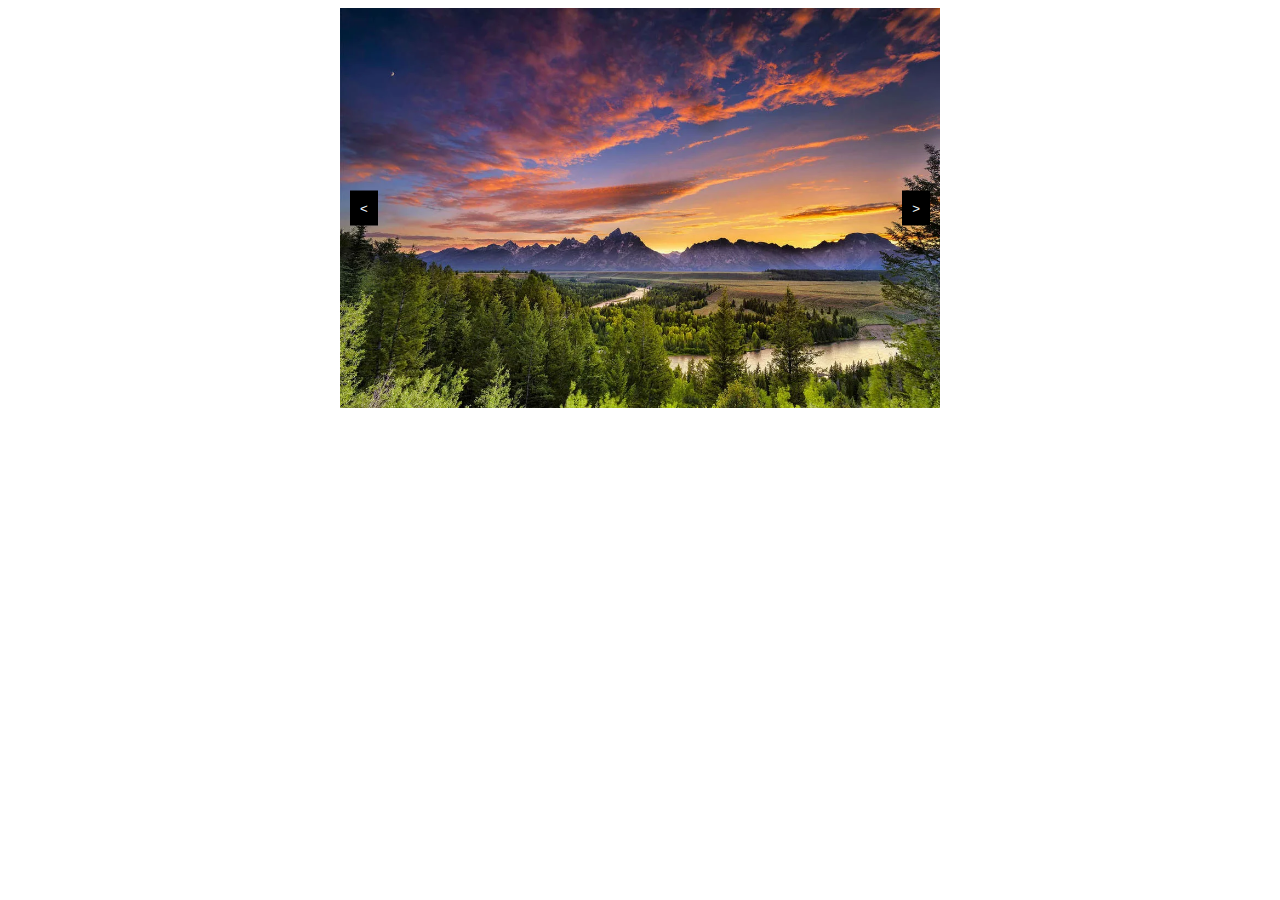
<file: slide/index.html>
<!DOCTYPE html>
<html lang="ru">
<head>
    <meta charset="UTF-8">
    <meta name="viewport" content="width=device-width, initial-scale=1.0">
    <link rel="stylesheet" href="assets/css/style.css">
    <script src="assets/js/main.js"></script>

    <title>Слайдер</title>
</head>
<body>
    <div class="slider">
        <div class="slides">
            <img src="assets/img/image1.jpg" alt="Image 1" class="slide active">
            <img src="assets/img/image2.jpg" alt="Image 2" class="slide">
            <img src="assets/img/image3.jpg" alt="Image 3" class="slide">
        </div>
        <button id="prev" class="nav-btn"><</button>
        <button id="next" class="nav-btn">></button>
    </div>

    
</body>
</html>
</file>
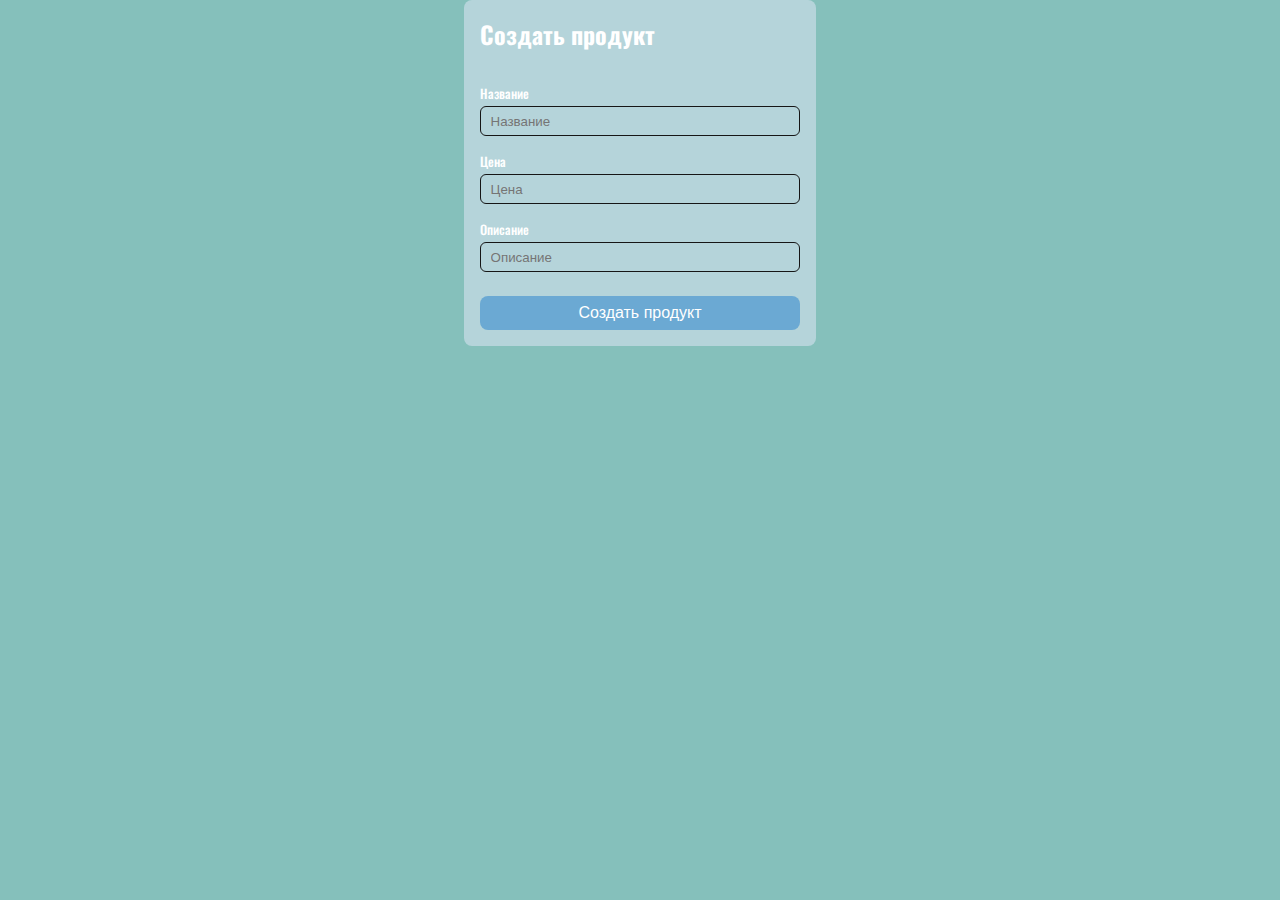
<file: sm5/index.html>
<!DOCTYPE html>
<html lang="ru">

<head>
  <meta charset="UTF-8">
  <meta name="viewport" content="width=device-width, initial-scale=1.0">
  <link rel="stylesheet" href="./assets/css/style.css">
  <title>5</title>
</head>

<body>
  <div class="container">
    <form id="#productForm" onsubmit="createProduct(event)">
      <h2>Создать продукт</h2>
      <div class="input_container">
        <label>Название</label>
        <input type="text" name="title" placeholder="Название">
      </div>
      <div class="input_container">
        <label>Цена</label>
        <input type="text" name="price" placeholder="Цена">
      </div>
      <div class="input_container">
        <label>Описание</label>
        <input type="text" name="description" placeholder="Описание">
      </div>
      <button type="submit">
        Создать продукт
      </button>
    </form>
  </div>
  <script>
    const productForm = document.getElementById('#productForm');
    async function createProduct(event) {
      event.preventDefault();
      console.log('Preparing data...');
      try {
        const call = await fetch('https://fakestoreapi.com/products/', {
          method: "POST",
          body: JSON.stringify(
            {
              title: productForm[name="title"].value,
              price: productForm[name="price"].value,
              description: productForm[name="description"].value,
              image: 'https://i.pravatar.cc',
              category: 'electronic'
            }
          )
        });
        const response = await call.json();
      } catch(error) {
        alert('🚨 Ошибка: ', error);
        return;
      }
      console.log(await response);
    }



  </script>
</body>

</html>
</file>
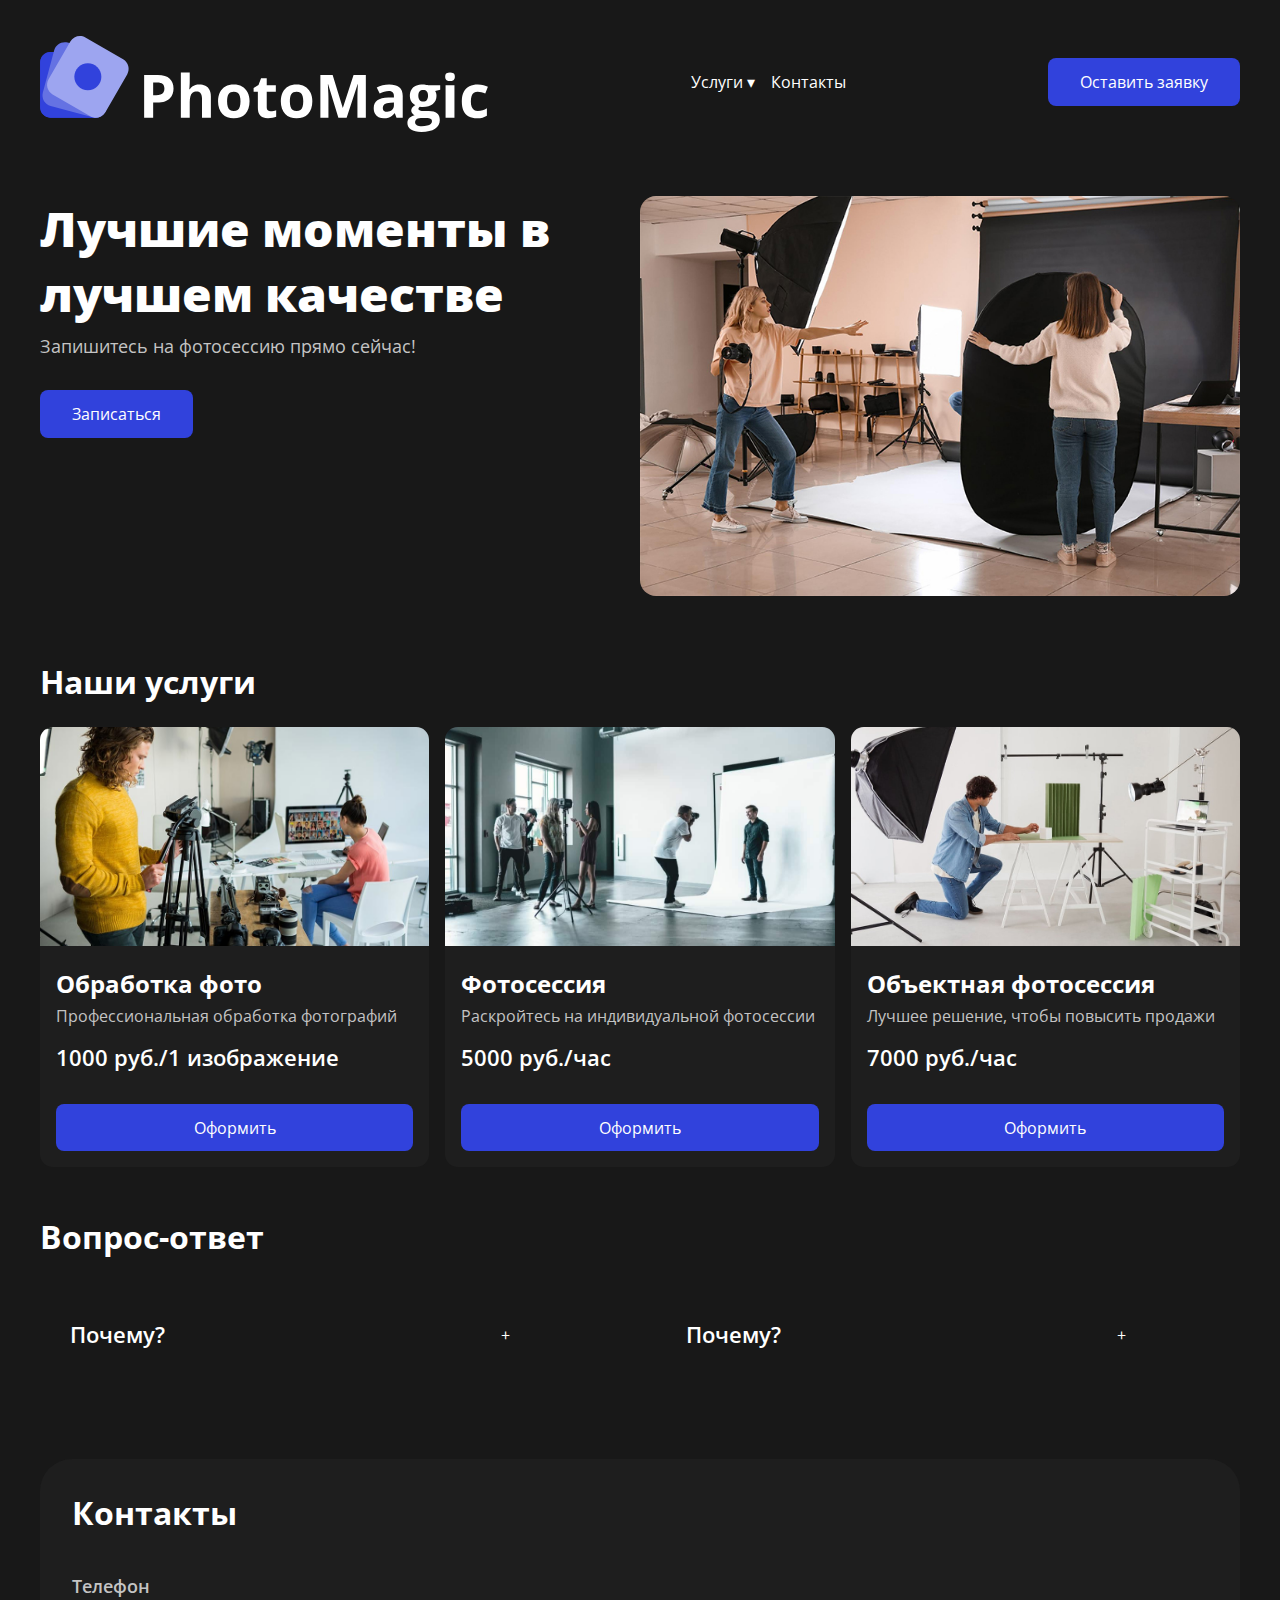
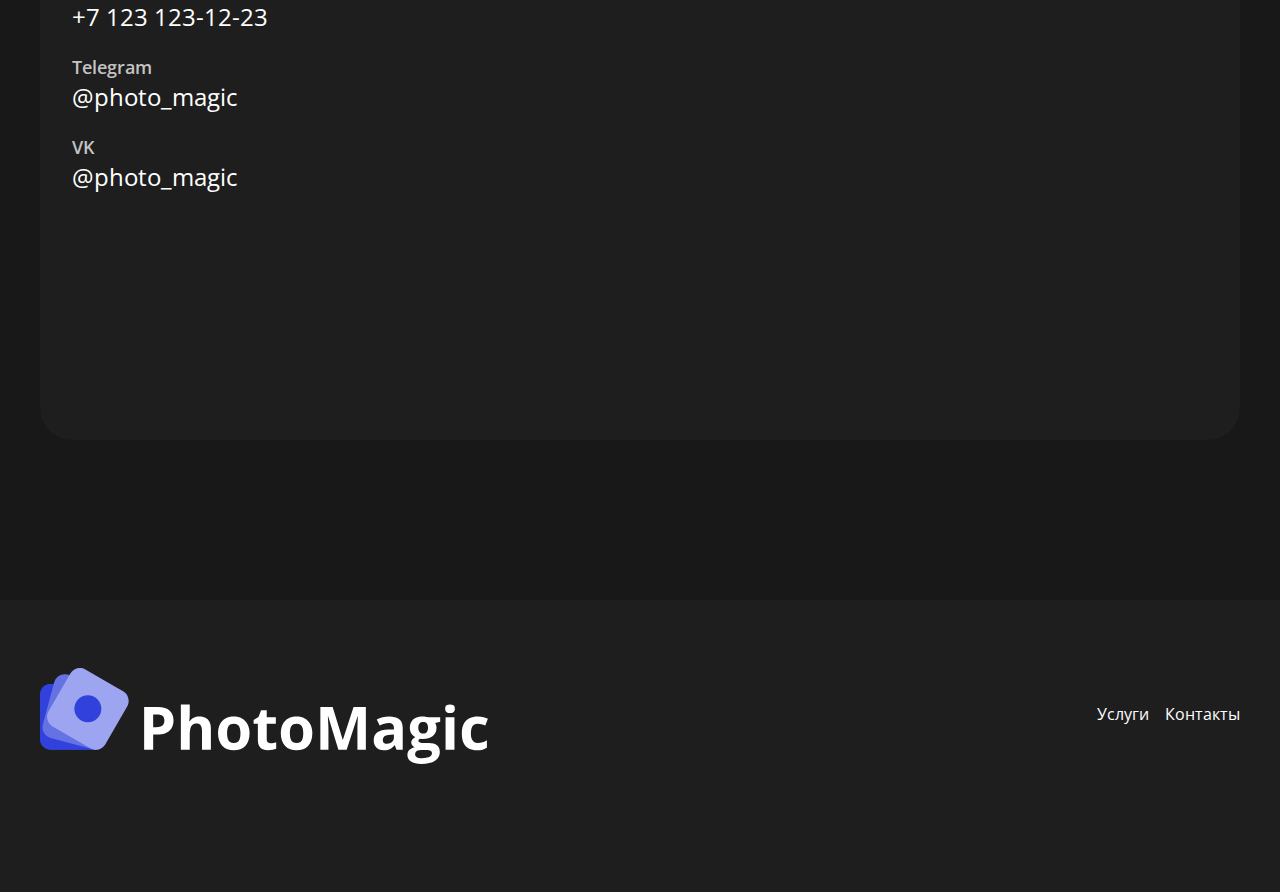
<file: srez/index.html>
<!DOCTYPE html>
<html lang="en">

<head>
  <meta charset="UTF-8">
  <meta name="viewport" content="width=device-width, initial-scale=1.0">
  <link rel="stylesheet" href="./assets/css/style.css">
  <script src="./assets/js/main.js" defer></script>
  <title>Srez</title>
</head>

<body>
  <header>
    <div class="container header__content">
      <img src="./assets/images/logotype/logotype.svg" alt="logotype" class="logotype">
      <nav>
        <ul class="header_menu">
          <li>
            <div class="link_expand">
              <ul class=" link_expand__content">
                <li><a href="">Фотосессия</a></li>
                <li><a href="">Обработка фото</a></li>
                <li><a href="">Объектная фотосессия</a></li>
              </ul>
              <a href="">
                Услуги <span class="link_expand__arrow"></span>&#x25BE;</span>
              </a>
            </div>
          </li>
          <li>
            <a href="">Контакты</a>
          </li>
        </ul>
      </nav>
      <button>
        Оставить заявку
      </button>
    </div>
  </header>
  <section class="card">
    <div class="container card__content">
      <div class="card__text">
        <h1 class="card__headline">Лучшие моменты в лучшем качестве</h1>
        <p class="card__description">Запишитесь на фотосессию прямо сейчас!</p>
        <button>
          Записаться
        </button>
      </div>
      <img src="./assets/images/card/card-image.jpg" alt="card" class="card__image">
    </div>
  </section>
  <section class="services">
    <div class="container">
      <h2 class="headline">Наши услуги</h2>
      <div class="services__wrapper">
        <article class="service">
          <img class="service__cover" src="./assets/images/services/2.jpg" alt="card image">
          <div class="service__content">
            <p class="service__title">Обработка фото</p>
            <p class="service__description">Профессиональная обработка фотографий</p>
            <p class="service__price">1000 руб./1 изображение</p>
            <button class="service__button">
              Оформить
            </button>
          </div>
        </article>
        <article class="service">
          <img class="service__cover" src="./assets/images/services/1.jpeg" alt="card image">
          <div class="service__content">
            <p class="service__title">Фотосессия</p>
            <p class="service__description">Раскройтесь на индивидуальной фотосессии</p>
            <p class="service__price">5000 руб./час</p>
            <button class="service__button">
              Оформить
            </button>
          </div>
        </article>
        <article class="service">
          <img class="service__cover" src="./assets/images/services/3.jpg" alt="card image">
          <div class="service__content">
            <p class="service__title">Объектная фотосессия</p>
            <p class="service__description">Лучшее решение, чтобы повысить продажи</p>
            <p class="service__price">7000 руб./час</p>
            <button class="service__button">
              Оформить
            </button>
          </div>
        </article>
      </div>
    </div>
  </section>
  <section class="faq">
    <div class="container">
      <h2 class="headline">Вопрос-ответ</h2>
      <div class="faq__container">
        <div class="accordion">
          <div class="accordion__trigger">
            <p class="accordion__title">
              Почему?
            </p>
            <p class="accordion__icon">&#43;</p>
          </div>
          <div class="accordion__content">
            <p>Потому что</p>
          </div>
        </div>
        <div class="accordion">
          <div class="accordion__trigger">
            <p class="accordion__title">
              Почему?
            </p>
            <p class="accordion__icon">&#43;</p>
          </div>
          <div class="accordion__content">
            <p>Потому что</p>
          </div>
        </div>

      </div>
    </div>
  </section>
  <section class="contacts">
    <div class="container contacts__content">
      <h2 class="headline">Контакты</h2>
      <div class="contacts__info_map">
        <ul class="contacts__wrapper">
          <li>
            <p class="contact__name">
              Телефон
            </p>
            <p class="contact__value">
              +7 123 123-12-23
            </p>
          </li>
          <li>
            <p class="contact__name">
              Telegram
            </p>
            <p class="contact__value">
              @photo_magic
            </p>
          </li>
          <li>
            <p class="contact__name">
              VK
            </p>
            <p class="contact__value">
              @photo_magic
            </p>
          </li>
        </ul>
        <iframe
          src="https://www.google.com/maps/embed?pb=!1m18!1m12!1m3!1d1121.2441865147005!2d49.17913835515897!3d55.80212146487734!2m3!1f0!2f0!3f0!3m2!1i1024!2i768!4f13.1!3m3!1m2!1s0x415eb281ef8e4d65%3A0x5b12cc06fe4a5dfe!2z0JrQsNC30LDQvdGB0LrQuNC5INGC0LXRhdC90LjQutGD0Lwg0LjQvdGE0L7RgNC80LDRhtC40L7QvdC90YvRhSDRgtC10YXQvdC-0LvQvtCz0LjQuSDQuCDRgdCy0Y_Qt9C4!5e0!3m2!1sru!2sru!4v1733303837402!5m2!1sru!2sru"
          class="contacts__map" style="border:0;" allowfullscreen="" loading="lazy"
          referrerpolicy="no-referrer-when-downgrade"></iframe>
      </div>
    </div>
  </section>
  <footer>
    <div class="container footer__content">
      <img src="./assets/images/logotype/logotype.svg" alt="logotype" class="logotype">
      <nav>
        <ul class="header_menu">
          <li>
            <a href="">Услуги</a>
          </li>
          <li>
            <a href="">Контакты</a>
          </li>
        </ul>
      </nav>
    </div>
  </footer>

  <!-- Modal -->
  <dialog id="make_request">
    <span class="close">X</span>
    <h2 class="headline">
      Записаться на фотосессию
    </h2>
    <form class="make_request_form">
      <input type="email" name="email" placeholder="E-mail">
      <button type="submit">
        Отправить заявку
      </button>
    </form>
  </dialog>
</body>

</html>
</file>
<file: slide/assets/css/style.css>
body {
    font-family: Arial, sans-serif;
}

.slider {
    position: relative;
    width: 600px;
    height: 400px;
    overflow: hidden;
    margin: auto;
}

.slides {
    display: flex;
    transition: transform 0.5s ease-in-out;
}

.slide {
    min-width: 100%;
    display: none; 
}

.slide.active {
    display: block; 
}

.nav-btn {
    color: aliceblue;
    position: absolute;
    top: 50%;
    transform: translateY(-50%);
    background-color: black;
    border: none;
    padding: 10px;
    cursor: pointer;
    z-index: 1; 
}

#prev {
    left: 10px;
}

#next {
    right: 10px;
}
</file>
<file: sm5/assets/css/style.css>
@import url('https://fonts.googleapis.com/css2?family=Oswald:wght@200..700&display=swap');

* {
  margin: 0;
  padding: 0;
}

body {
  background-color: #85c0bb;
  font-family: "Oswald", sans-serif;
  color: #fff;
  font-size: 1rem;
}

h2 {
  margin-top: 0;
  margin-bottom: 2rem;
}

button {
  transition: 0.3s ease-out;
  padding: 0.5rem 1rem;
  background: #6ba9d3;
  font-size: 16px;
  color: #fff;
  cursor: pointer;
  border: none;
  border-radius: 0.5rem;
}
button:hover {
  background: #4e9ed3;
}
button:active {
  transition: 0.5s ease-out;
  background: #ebebeb;
}

.container {
  width: clamp(100%, 1200px, 100%);
  margin-inline: auto;
  display: flex;
  justify-content: center;
}

.input_container+.input_container {
  margin-top: 1rem;
}

.input_container {
  display: flex;
  flex-direction: column;
}

label {
  color: #ffffff;
  margin-bottom: 0.2rem;
  font-size: 0.8rem;
  font-weight: 500;
}

input {
  background: none;
  border: 1px solid #161616;
  color: #d1d1d1;
  border-radius: 6px;
  padding: 0.4rem 0.6rem;
  outline: 0px;
  color: black;
}

input:focus {
  border: 1px solid #1e1e1e;
}

#productForm {
  margin-top: 3rem;
  margin-inline: auto;
}

form {
  padding: 1rem;
  background: #b5d4da;
  border-radius: 0.5rem;
  width: 20rem;
  display: flex;
  flex-direction: column;
}

form button {
  margin-top: 1.5rem;
}
</file>
<file: srez/assets/css/style.css>
@font-face {
  font-family: "OpenSans";
  src: url('../fonts/OpenSans-Variable.ttf');
}

* {
  margin: 0;
  padding: 0;
  box-sizing: border-box;
  text-decoration: none;
  font-family: "OpenSans";
  color: #ffffff;
}

a {
  transition: 0.5s ease-out;
}
a:hover {
  text-decoration: underline;
}

body {
  background: #181818;
}

button {
  font-size: 1rem;
  background: #3142dc;
  color: #fff;
  border: none;
  padding: 0.8rem 2rem;
  border-radius: 0.5rem;
  transition: 0.4s ease-out;
}

button:hover {
  background: #5d6ade;
  transition: 0.1s ease-out;
}

button:active {
  background: #858dd6;
}

.container {
  max-width: 1200px;
  width: 100%;
  margin: 0 auto;
}

header {
  padding: 2rem 0;
}

.header__content {
  display: flex;
  align-items: center;
  justify-content: space-between;
}

.logotype {
  height: 100px;
}

.header_menu {
  display: flex;
  align-items: center;
  gap: 1rem;
  list-style: none;
}

.link_expand {
  position: relative;
}

.link_expand__content {
  width: 250px;
  bottom: -125px;
  padding: 1rem;
  background: #292929;
  border-radius: 1rem;
  position: absolute;
  list-style: none;
  display: none;
  flex-direction: column;
}

.link_expand.open .link_expand__content {
  display: flex;
}

.link_expand__content li + li {
  margin-top: 0.5rem;
}

.card {
  padding-top: 2rem;
}

.card__headline {
  font-size: 3rem;
  font-weight: 800;
}

.card__description {
  font-size: 1.1rem;
  margin-top: 0.5rem;
  color: #c4c4c4;
}

.card__content {
  display: grid;
  grid-template-columns: 1fr 600px;
  column-gap: 3rem;
}

.card button {
  margin-top: 2rem;
}

.card__image {
  width: 100%;
  border-radius: 1rem;
}

.card__text {
  font-size: 1.2rem;
}

.headline {
  font-size: 2rem;
  margin-bottom: 1.5rem;
}

.services {
  padding-top: 4rem;
}

.services__wrapper {
  display: grid;
  grid-template-columns: repeat(3, 1fr);
  column-gap: 1rem;
}

.service {
  border-radius: 0.8rem;
  background: #1e1e1e;
  overflow: hidden;
}

.service__cover {
  width: 100%;
  aspect-ratio: 16/9;
  object-fit: cover;
}

.service__content {
  padding: 1rem;
}

.service__title {
  font-size: 1.5rem;
  font-weight: 700;
  margin-bottom: 0.3rem;
}

.service__description {
  font-size: 1rem;
  margin-bottom: 1rem;
  color: #c4c4c4;
}

.service__price {
  font-size: 1.35rem;
  font-weight: 600;
}

.service__button {
  width: 100%;
  margin-top: 2rem;
}

.contacts {
  padding-top: 5rem;
}

.contacts__content {
  background: #1e1e1e;
  padding: 2rem;
  border-radius: 2rem;
}

.contacts__info_map {
  display: grid;
  grid-template-columns: 1fr 800px;
}

.contacts__wrapper {
  display: flex;
  flex-direction: column;
  list-style: none;
  gap: 1.35rem;
  margin-top: 1rem;
}

.contacts__wrapper>li {
  display: flex;
  flex-direction: column;
  gap: 0.1rem;
}

.contact__name {
  font-weight: 600;
  font-size: 1.1rem;
  color: #c4c4c4;
}

.contact__value {
  font-size: 1.5rem;
}

.contacts__map {
  width: 100%;
  aspect-ratio: 16/9;
  border-radius: 1rem;
}

footer {
  margin-top: 10rem;
  padding-top: 4rem;
  padding-bottom: 8rem;
  background: #1e1e1e;
}

.footer__content {
  display: flex;
  align-items: center;
  justify-content: space-between;
}

dialog {
  top: 50%;
  left: 50%;
  -webkit-transform: translateX(-50%) translateY(-50%);
  -moz-transform: translateX(-50%) translateY(-50%);
  -ms-transform: translateX(-50%) translateY(-50%);
  transform: translateX(-50%) translateY(-50%);
  width: 500px;
  padding: 2rem;
  background: #181818;
  border: #5f5f5f;
  opacity: 0;
  transition: 1s ease-out;
  outline: none;
  border-radius: 2rem;
}

dialog[open] {
  opacity: 1;
}

dialog[open]::backdrop {
  background: #000000e8;
}

.make_request_form {
  display: flex;
  flex-direction: column;
}

input {
  border: 1px solid #292929;
  outline: none;
  padding: 0.5rem 0.85rem;
  border-radius: 0.25rem;
  background: none;
}

input:focus {
  border: 1px solid #383838e8
}

input+button {
  margin-top: 1rem;
}

.close {
  position: absolute;
  top: 2rem;
  right: 2rem;
  color: #c4c4c4;
  cursor: pointer;
}

.faq {
  padding-top: 3rem;
}

.faq__container {
  margin-top: 2rem;
  display: grid;
  grid-template-columns: repeat(2, 1fr);
  column-gap: 2rem;
  row-gap: 2rem;
}

.accordion {
  width: 100%;
  max-width: 500px;
  padding: 30px;
}

.accordion__content {
  opacity: 0;
  transition: .4s opacity ease-in-out;
  display: none; /* Initially hidden */
}

.accordion__icon {
  transition: .4s all ease-in-out;
}

.accordion.open .accordion__content {
  opacity: 1;
  display: block; /* Shown when open */
}

.accordion.open .accordion__icon {
  transform: rotate(45deg);
}

.accordion__trigger {
  display: flex;
  align-items: center;
  justify-content: space-between;
  gap: 1rem;
}

.accordion__title {
  width: fit-content;
  font-size: 1.35rem;
  font-weight: 600;
}

.accordion.open .accordion__content {
  opacity: 1;
}
</file>
